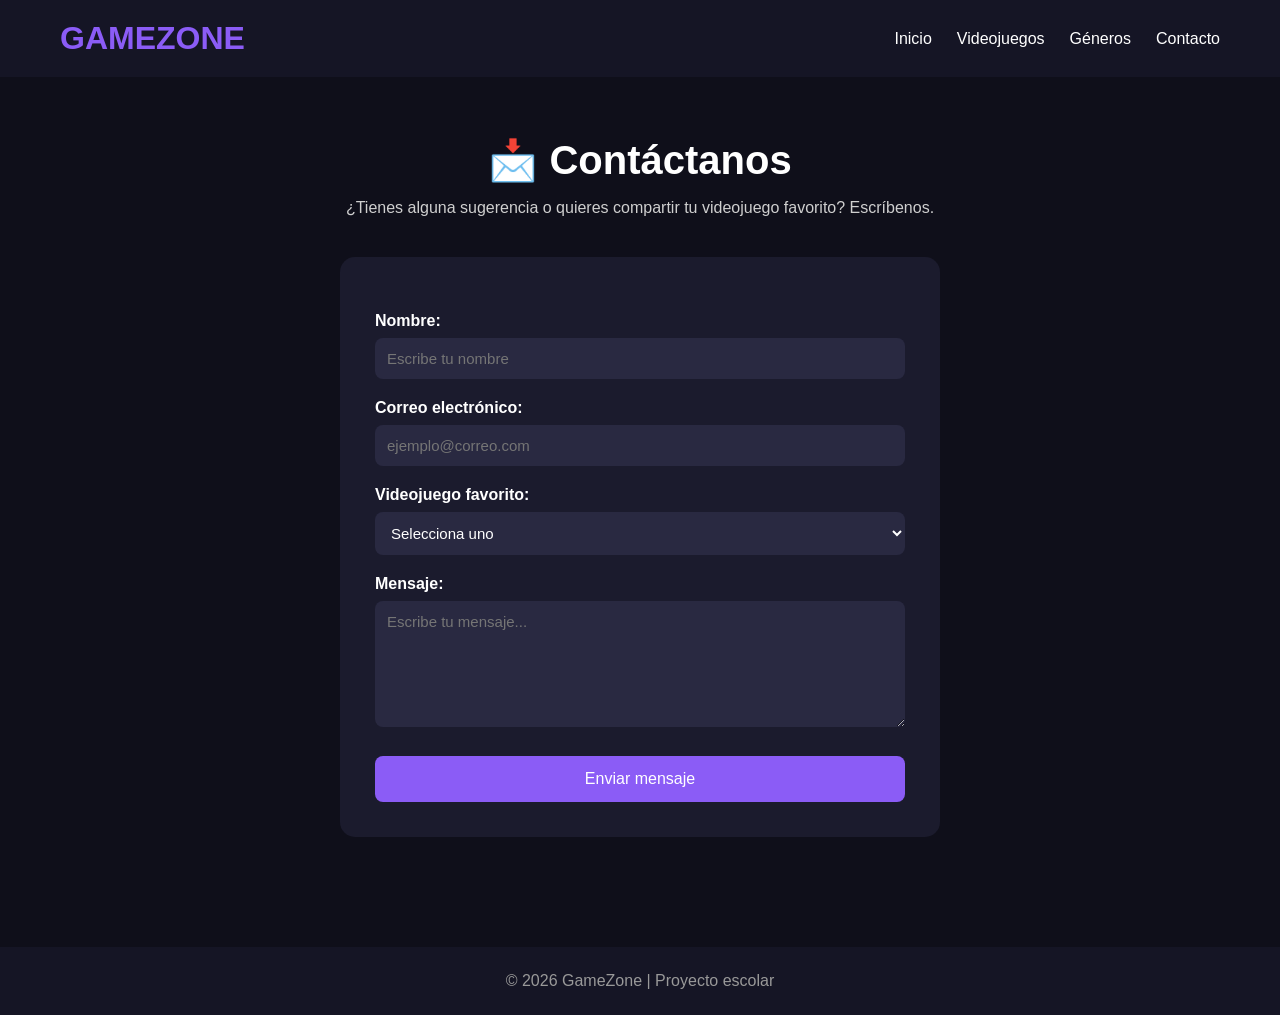
<file: contacto.html>
<!DOCTYPE html>
<html lang="es">

<head>

    <meta charset="UTF-8">
    <meta name="viewport" content="width=device-width, initial-scale=1.0">

    <title>Contacto | GameZone</title>

    <link rel="stylesheet" href="Style.css">

</head>


<body>


    <header>

        <h1> GAMEZONE</h1>

        <nav>

            <a href="index.html">Inicio</a>

            <a href="juegos.html">Videojuegos</a>

            <a href="generos.html">Géneros</a>

            <a href="contacto.html">Contacto</a>

        </nav>

    </header>


    <main>

        <section class="contacto">

            <h2>📩 Contáctanos</h2>

            <p>
                ¿Tienes alguna sugerencia o quieres compartir
                tu videojuego favorito? Escríbenos.
            </p>


            <form>


                <label for="nombre">Nombre:</label>

                <input
                    type="text"
                    id="nombre"
                    name="nombre"
                    placeholder="Escribe tu nombre"
                    required
                >


                <label for="correo">Correo electrónico:</label>

                <input
                    type="email"
                    id="correo"
                    name="correo"
                    placeholder="ejemplo@correo.com"
                    required
                >


                <label for="videojuego">Videojuego favorito:</label>

                <select id="videojuego" name="videojuego">

                    <option value="">Selecciona uno</option>

                    <option value="minecraft">Minecraft</option>

                    <option value="fortnite">Fortnite</option>

                    <option value="hollow-knight">Hollow Knight</option>

                    <option value="gta-v">GTA V</option>

                    <option value="resident-evil">Resident Evil 4</option>

                    <option value="zelda">The Legend of Zelda</option>

                </select>


                <label for="mensaje">Mensaje:</label>

                <textarea
                    id="mensaje"
                    name="mensaje"
                    rows="6"
                    placeholder="Escribe tu mensaje..."
                ></textarea>


                <button type="submit">Enviar mensaje</button>


            </form>

        </section>

    </main>


    <footer>

        <p>© 2026 GameZone | Proyecto escolar</p>

    </footer>


</body>

</html>
</file>
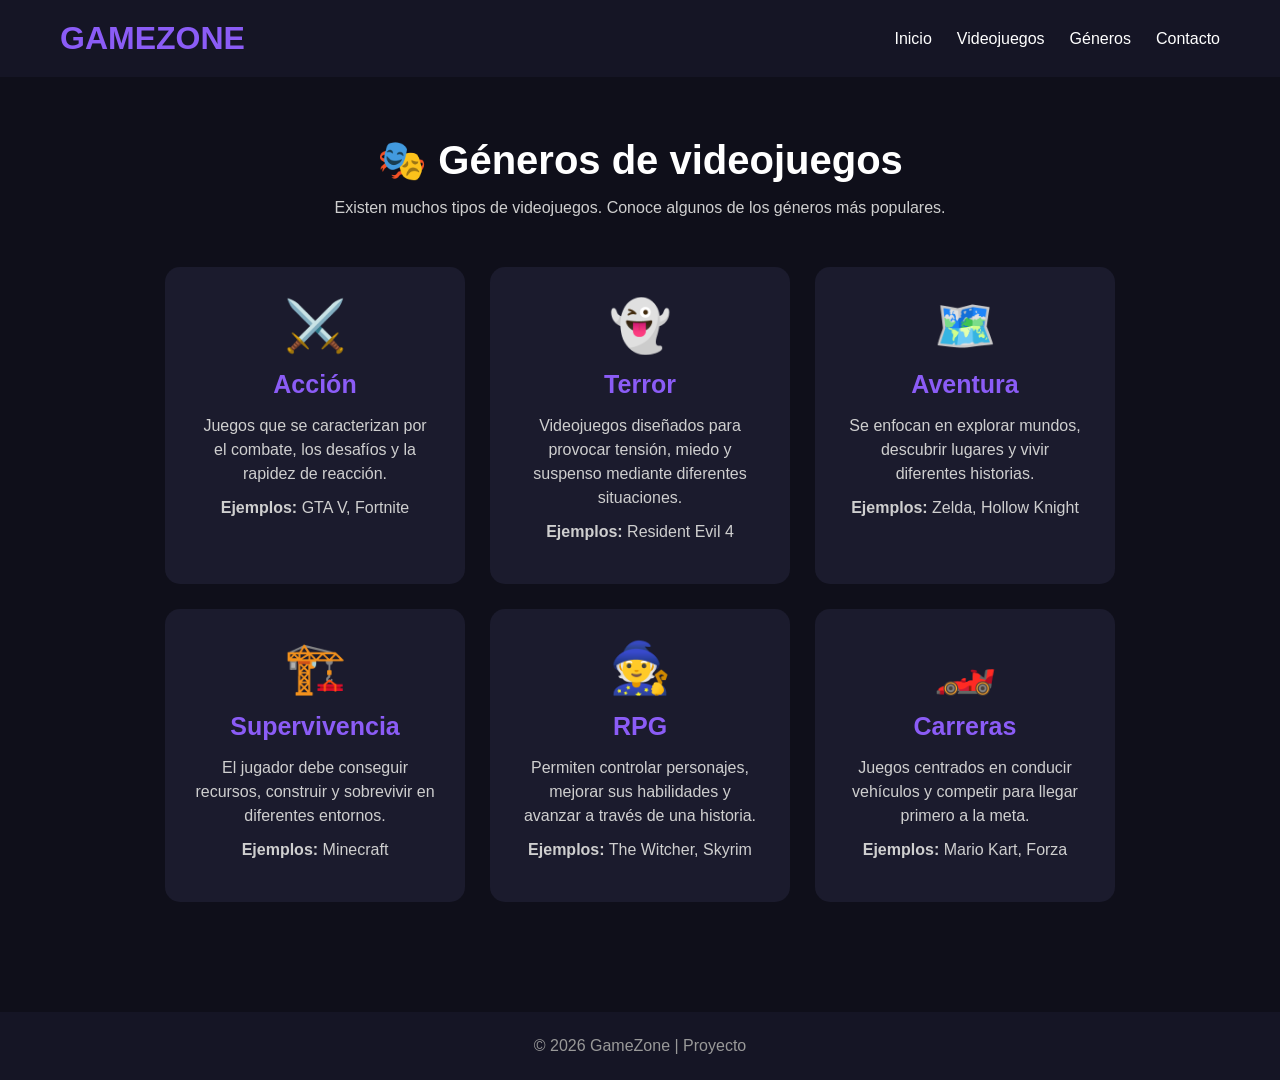
<file: generos.html>
<!DOCTYPE html>
<html lang="es">

<head>

    <meta charset="UTF-8">
    <meta name="viewport" content="width=device-width, initial-scale=1.0">

    <title>Géneros | GameZone</title>

    <link rel="stylesheet" href="Style.css">

</head>


<body>


    <header>

        <h1> GAMEZONE</h1>

        <nav>

            <a href="index.html">Inicio</a>

            <a href="juegos.html">Videojuegos</a>

            <a href="generos.html">Géneros</a>

            <a href="contacto.html">Contacto</a>

        </nav>

    </header>


    <main>

        <section class="generos">

            <h2>🎭 Géneros de videojuegos</h2>

            <p>
                Existen muchos tipos de videojuegos.
                Conoce algunos de los géneros más populares.
            </p>


            <div class="contenedor-generos">


                <article class="genero">

                    <div class="icono-genero">⚔️</div>

                    <h3>Acción</h3>

                    <p>
                        Juegos que se caracterizan por el combate,
                        los desafíos y la rapidez de reacción.
                    </p>

                    <p>
                        <strong>Ejemplos:</strong> GTA V, Fortnite
                    </p>

                </article>


                <article class="genero">

                    <div class="icono-genero">👻</div>

                    <h3>Terror</h3>

                    <p>
                        Videojuegos diseñados para provocar tensión,
                        miedo y suspenso mediante diferentes situaciones.
                    </p>

                    <p>
                        <strong>Ejemplos:</strong> Resident Evil 4
                    </p>

                </article>


                <article class="genero">

                    <div class="icono-genero">🗺️</div>

                    <h3>Aventura</h3>

                    <p>
                        Se enfocan en explorar mundos, descubrir
                        lugares y vivir diferentes historias.
                    </p>

                    <p>
                        <strong>Ejemplos:</strong> Zelda, Hollow Knight
                    </p>

                </article>


                <article class="genero">

                    <div class="icono-genero">🏗️</div>

                    <h3>Supervivencia</h3>

                    <p>
                        El jugador debe conseguir recursos,
                        construir y sobrevivir en diferentes entornos.
                    </p>

                    <p>
                        <strong>Ejemplos:</strong> Minecraft
                    </p>

                </article>


                <article class="genero">

                    <div class="icono-genero">🧙</div>

                    <h3>RPG</h3>

                    <p>
                        Permiten controlar personajes, mejorar sus
                        habilidades y avanzar a través de una historia.
                    </p>

                    <p>
                        <strong>Ejemplos:</strong> The Witcher, Skyrim
                    </p>

                </article>


                <article class="genero">

                    <div class="icono-genero">🏎️</div>

                    <h3>Carreras</h3>

                    <p>
                        Juegos centrados en conducir vehículos
                        y competir para llegar primero a la meta.
                    </p>

                    <p>
                        <strong>Ejemplos:</strong> Mario Kart, Forza
                    </p>

                </article>


            </div>

        </section>

    </main>


    <footer>

        <p>© 2026 GameZone | Proyecto </p>

    </footer>


</body>

</html>
</file>
<file: Style.css>
* {
    margin: 0;
    padding: 0;
    box-sizing: border-box;
}

body {
    font-family: Arial, sans-serif;
    background-color: #0f0f1a;
    color: white;
}


/* --------- ENCABEZADO --------- */

header {
    background-color: #151525;
    padding: 20px 60px;

    display: flex;
    justify-content: space-between;
    align-items: center;
}

header h1 {
    color: #8b5cf6;
}


/* --------- MENÚ --------- */

nav {
    display: flex;
    gap: 25px;
}

nav a {
    color: white;
    text-decoration: none;
    font-size: 16px;
}

nav a:hover {
    color: #8b5cf6;
}


/* --------- PRESENTACIÓN --------- */

.hero {
    min-height: 500px;

    display: flex;
    flex-direction: column;
    justify-content: center;
    align-items: center;

    text-align: center;

    padding: 40px;
}

.hero h2 {
    font-size: 50px;
    max-width: 800px;
    margin-bottom: 20px;
}

.hero p {
    font-size: 18px;
    max-width: 600px;
    color: #cfcfcf;
    margin-bottom: 30px;
}


/* --------- BOTÓN --------- */

button {
    background-color: #8b5cf6;
    color: white;

    border: none;
    padding: 14px 30px;

    border-radius: 8px;

    font-size: 16px;

    cursor: pointer;
}

button:hover {
    background-color: #6d3fd1;
}


/* --------- VIDEOJUEGOS --------- */

.juegos {
    padding: 60px;
    text-align: center;
}

.juegos h2 {
    font-size: 35px;
    margin-bottom: 40px;
}

.contenedor-juegos {
    display: flex;
    justify-content: center;
    gap: 25px;
    flex-wrap: wrap;
}


/* --------- TARJETAS --------- */

.tarjeta {
    background-color: #1b1b2d;

    width: 280px;

    padding: 30px;

    border-radius: 12px;

    transition: 0.3s;
}

.tarjeta:hover {
    transform: translateY(-10px);
}

.tarjeta h3 {
    color: #8b5cf6;
    margin-bottom: 15px;
}

.tarjeta p {
    color: #cfcfcf;
}

.tarjeta img {
    width: 100%;
    height: 160px;

    object-fit: cover;

    border-radius: 8px;

    margin-bottom: 20px;
}

/* --------- PIE DE PÁGINA --------- */

footer {
    background-color: #151525;

    text-align: center;

    padding: 25px;

    margin-top: 50px;

    color: #999;
}

/* --------- CALIFICACION --------- */

.calificacion {
    margin-top: 15px;
    font-size: 20px;
    color: #f5c542;
}

/* --------- CATÁLOGO --------- */

.catalogo {
    padding: 60px;
    text-align: center;
}

.catalogo h2 {
    font-size: 40px;
    margin-bottom: 15px;
}

.catalogo > p {
    color: #cfcfcf;
    margin-bottom: 50px;
}


/* --------- LISTA DE JUEGOS --------- */

.lista-juegos {
    max-width: 1000px;
    margin: auto;
}


/* --------- CADA VIDEOJUEGO --------- */

.juego {
    display: flex;
    align-items: center;
    gap: 30px;

    background-color: #1b1b2d;

    padding: 25px;

    margin-bottom: 30px;

    border-radius: 15px;

    text-align: left;

    transition: 0.3s;
}

.juego:hover {
    transform: scale(1.02);
}


/* --------- IMÁGENES --------- */

.juego img {
    width: 280px;
    height: 180px;

    object-fit: cover;

    border-radius: 10px;
}


/* --------- INFORMACIÓN --------- */

.juego h3 {
    color: #8b5cf6;

    font-size: 28px;

    margin-bottom: 12px;
}

.juego p {
    color: #cfcfcf;

    margin-bottom: 10px;

    line-height: 1.5;
}

/* --------- GÉNEROS --------- */

.generos {
    padding: 60px;
    text-align: center;
}

.generos h2 {
    font-size: 40px;
    margin-bottom: 15px;
}

.generos > p {
    color: #cfcfcf;
    margin-bottom: 50px;
}


/* --------- CONTENEDOR --------- */

.contenedor-generos {
    max-width: 1000px;

    margin: auto;

    display: flex;

    justify-content: center;

    gap: 25px;

    flex-wrap: wrap;
}


/* --------- TARJETAS --------- */

.genero {
    width: 300px;

    background-color: #1b1b2d;

    padding: 30px;

    border-radius: 15px;

    text-align: center;

    transition: 0.3s;
}

.genero:hover {
    transform: translateY(-10px);
}


/* --------- ICONOS --------- */

.icono-genero {
    font-size: 50px;

    margin-bottom: 15px;
}


/* --------- TÍTULOS --------- */

.genero h3 {
    color: #8b5cf6;

    font-size: 25px;

    margin-bottom: 15px;
}


/* --------- TEXTO --------- */

.genero p {
    color: #cfcfcf;

    line-height: 1.5;

    margin-bottom: 10px;
}


/* --------- CONTACTO --------- */

.contacto {
    padding: 60px 20px;

    text-align: center;
}

.contacto h2 {
    font-size: 40px;

    margin-bottom: 15px;
}

.contacto > p {
    color: #cfcfcf;

    margin-bottom: 40px;
}


/* --------- FORMULARIO --------- */

form {
    max-width: 600px;

    margin: auto;

    background-color: #1b1b2d;

    padding: 35px;

    border-radius: 15px;

    text-align: left;
}


/* --------- ETIQUETAS --------- */

label {
    display: block;

    margin-bottom: 8px;

    margin-top: 20px;

    color: white;

    font-weight: bold;
}


/* --------- CAMPOS --------- */

input,
select,
textarea {
    width: 100%;

    padding: 12px;

    border: none;

    border-radius: 8px;

    background-color: #292941;

    color: white;

    font-size: 15px;

    font-family: Arial, sans-serif;
}


/* --------- EFECTO AL SELECCIONAR --------- */

input:focus,
select:focus,
textarea:focus {
    outline: 2px solid #8b5cf6;
}


/* --------- BOTÓN --------- */

form button {
    width: 100%;

    margin-top: 25px;

    padding: 14px;

    background-color: #8b5cf6;

    color: white;

    border: none;

    border-radius: 8px;

    font-size: 16px;

    cursor: pointer;
}

form button:hover {
    background-color: #6d3fd1;
}

/* --------- CONTACTO --------- */

.contacto {
    padding: 60px 20px;

    text-align: center;
}

.contacto h2 {
    font-size: 40px;

    margin-bottom: 15px;
}

.contacto > p {
    color: #cfcfcf;

    margin-bottom: 40px;
}


/* --------- FORMULARIO --------- */

form {
    max-width: 600px;

    margin: auto;

    background-color: #1b1b2d;

    padding: 35px;

    border-radius: 15px;

    text-align: left;
}


/* --------- ETIQUETAS --------- */

label {
    display: block;

    margin-bottom: 8px;

    margin-top: 20px;

    color: white;

    font-weight: bold;
}


/* --------- CAMPOS --------- */

input,
select,
textarea {
    width: 100%;

    padding: 12px;

    border: none;

    border-radius: 8px;

    background-color: #292941;

    color: white;

    font-size: 15px;

    font-family: Arial, sans-serif;
}


/* --------- EFECTO AL SELECCIONAR --------- */

input:focus,
select:focus,
textarea:focus {
    outline: 2px solid #8b5cf6;
}


/* --------- BOTÓN --------- */

form button {
    width: 100%;

    margin-top: 25px;

    padding: 14px;

    background-color: #8b5cf6;

    color: white;

    border: none;

    border-radius: 8px;

    font-size: 16px;

    cursor: pointer;
}

form button:hover {
    background-color: #6d3fd1;
}
</file>
